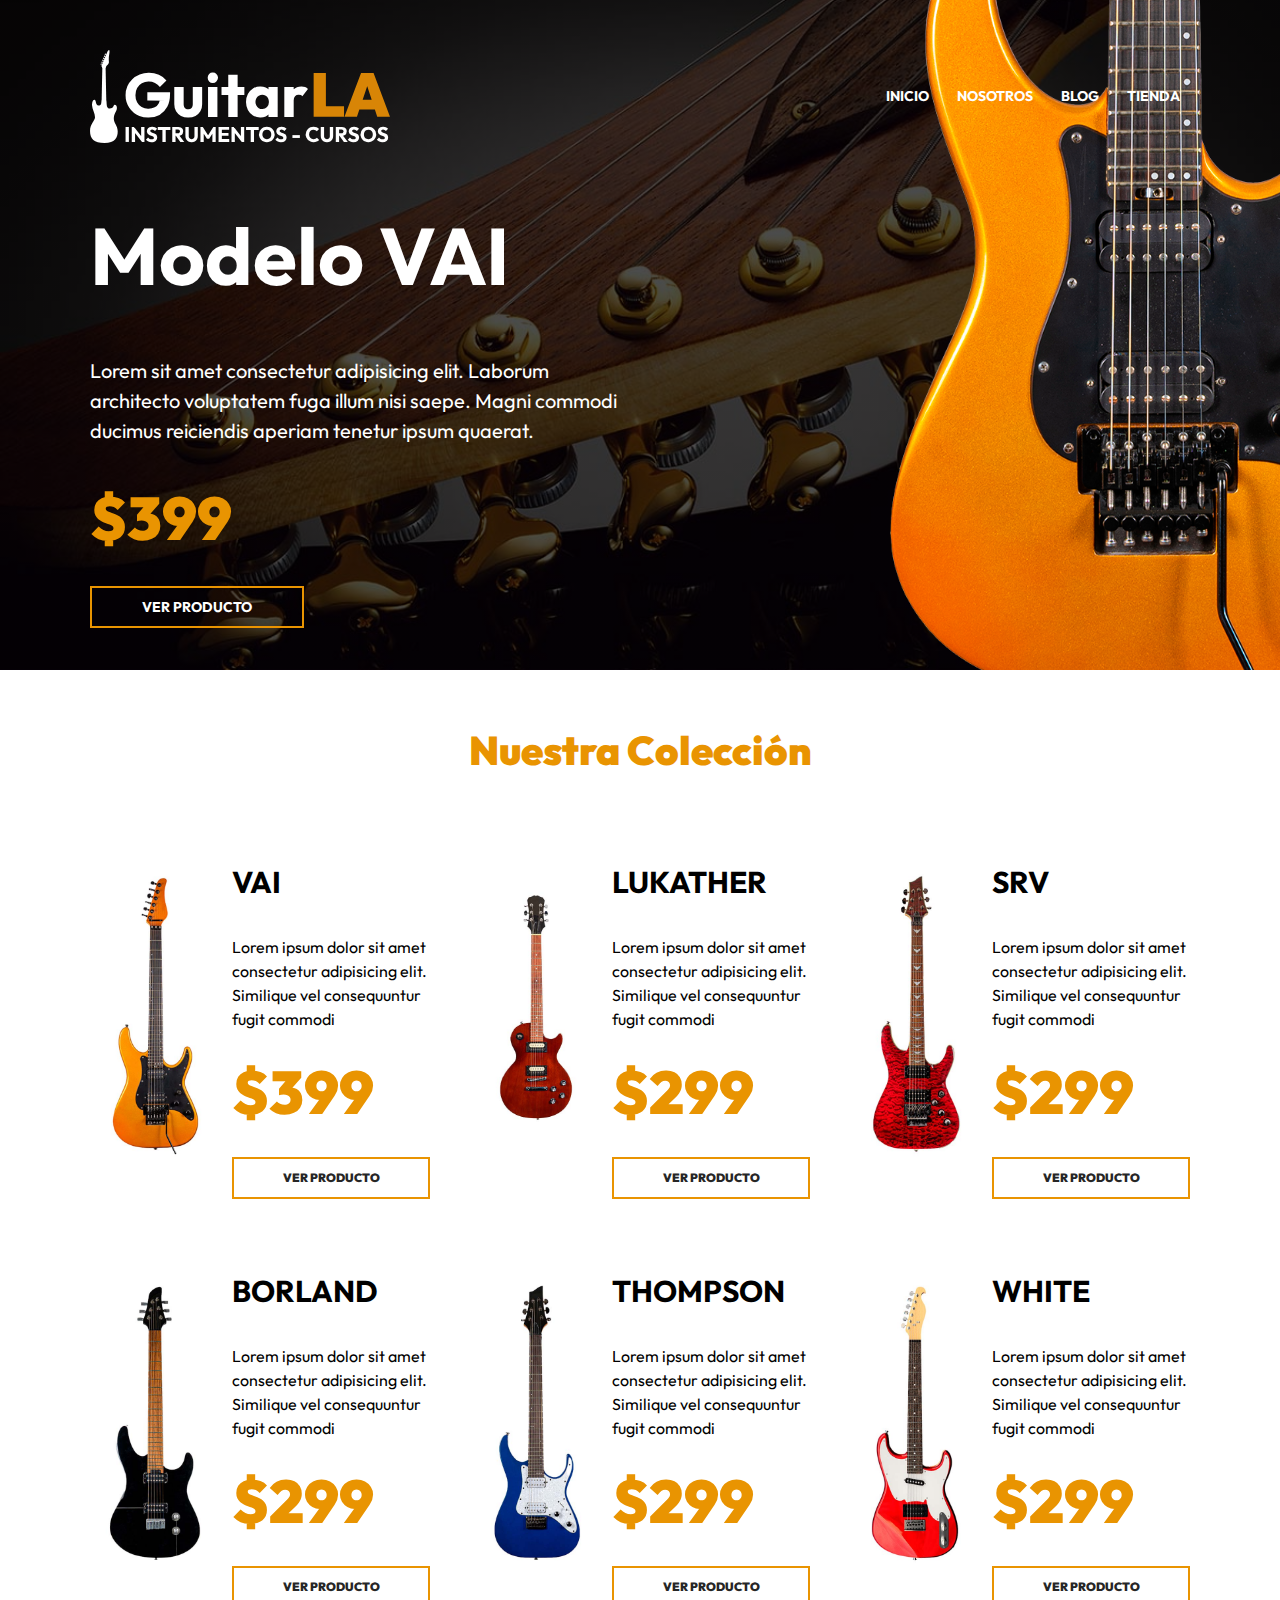
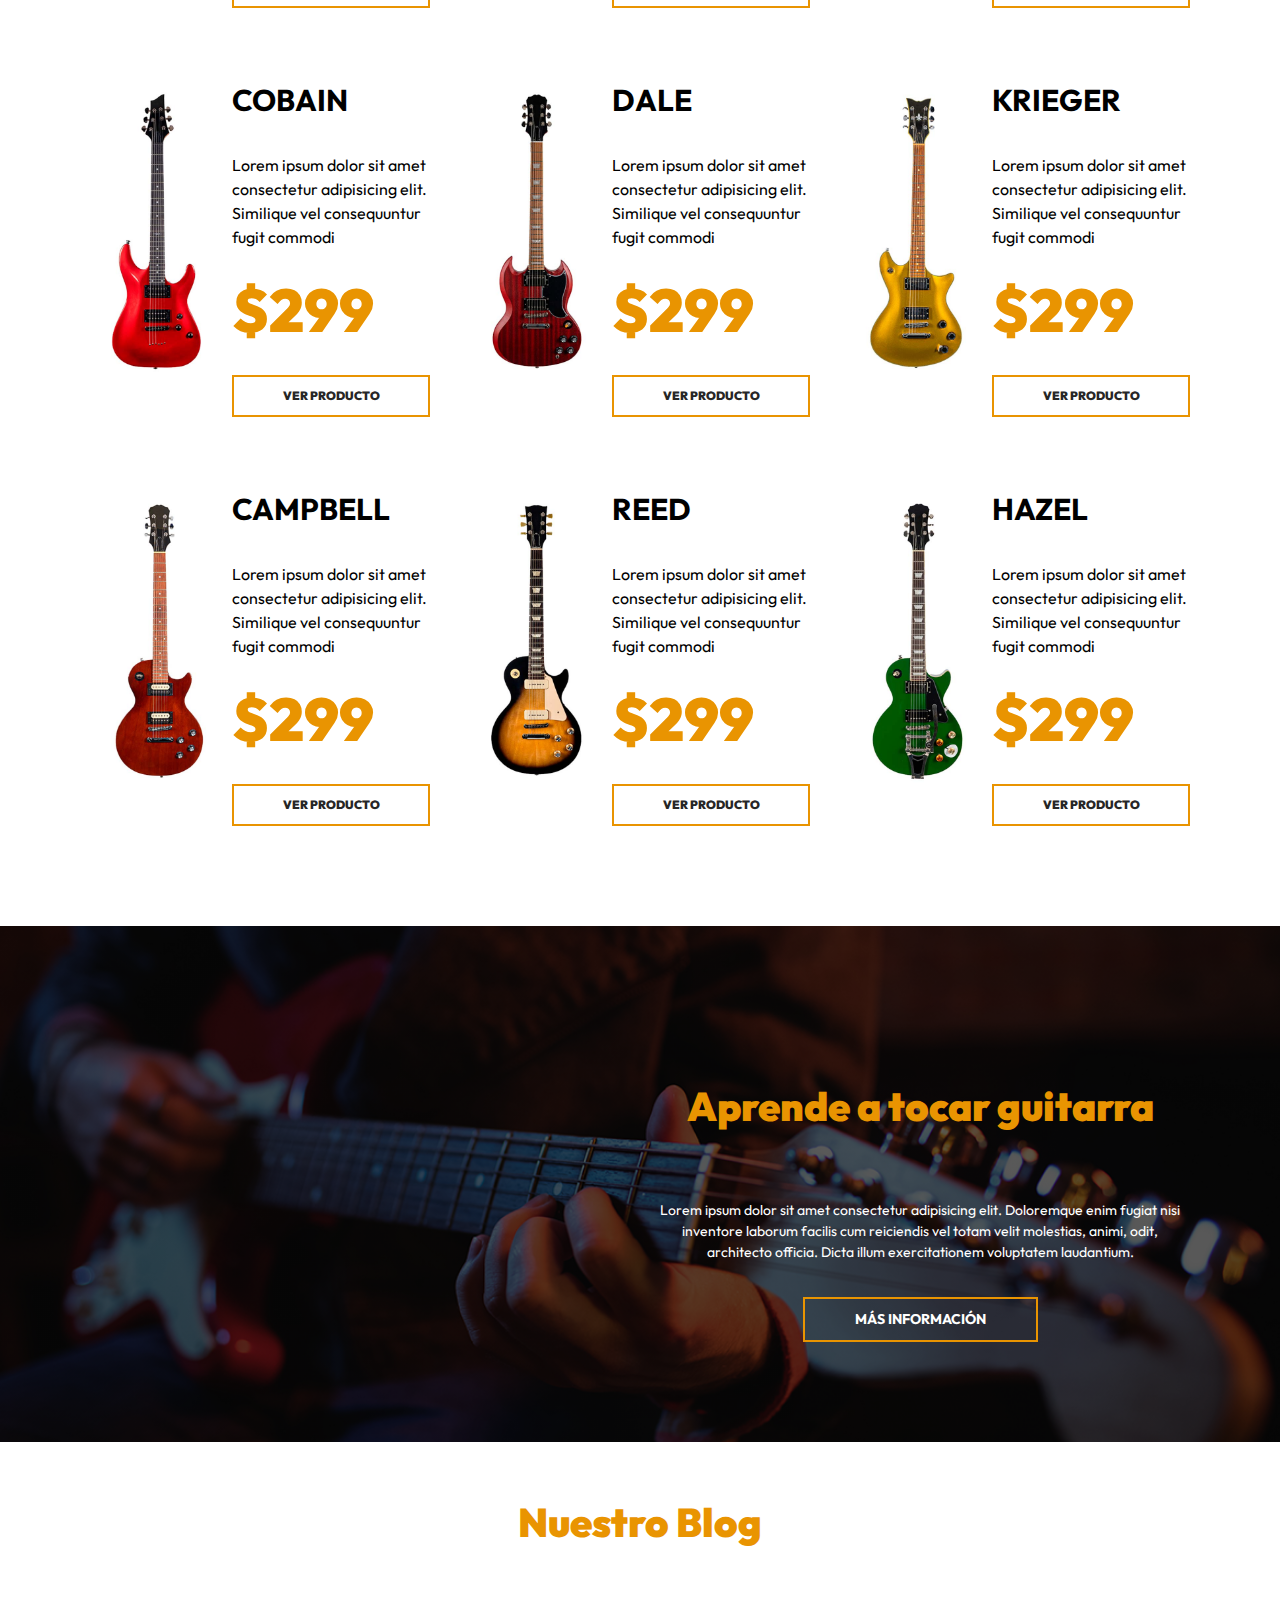
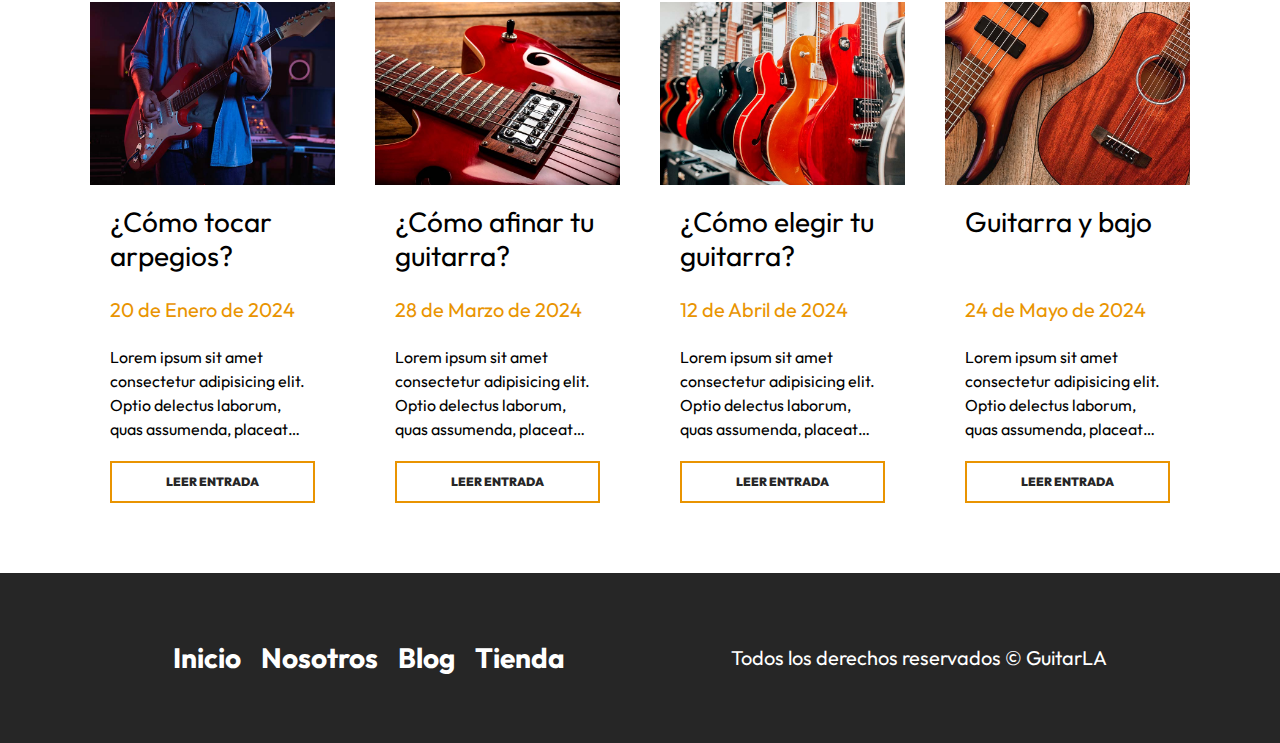
<file: index.html>
<!DOCTYPE html>
<html lang="es">
    <head>
        <meta charset="UTF-8">
        <meta http-equiv="X-UA-Compatible" content="IE=edge">
        <meta name="viewport" content="width=device-width, initial-scale=1.0">
        <title>GuitarLA</title>
        <link rel="stylesheet" href="css/normalize.css">
        <link rel="preconnect" href="https://fonts.googleapis.com">
        <link rel="preconnect" href="https://fonts.gstatic.com" crossorigin>
        <link href="https://fonts.googleapis.com/css2?family=Outfit:wght@400;700;900&display=swap" rel="stylesheet"> 
        <link rel="stylesheet" href="css/app.css">
    </head>
    <body>
        <header class="header">
            <div class="header__contenedor">
                <div class="header__barra">
                    <a href="/">
                        <img class="header__logo" src="assets/img/logo.svg" alt="imagen logo">
                    </a>
    
                    <nav class="navegacion">
                        <a class="navegacion__enlace" href="index.html">Inicio</a>
                        <a class="navegacion__enlace" href="nosotros.html">Nosotros</a>
                        <a class="navegacion__enlace" href="blog.html">Blog</a>
                        <a class="navegacion__enlace" href="tienda.html">Tienda</a>
                    </nav>
                </div><!--.header-barra-->
    
                <div class="modelo">
                    <h1 class="modelo__nombre">Modelo VAI</h1>
                    <p class="modelo__descripcion">
                        Lorem sit amet consectetur adipisicing elit. 
                        Laborum architecto voluptatem fuga illum nisi saepe.
                        Magni commodi ducimus reiciendis aperiam tenetur ipsum quaerat.
                    </p>
                    <p class="modelo__precio">$399</p>
                    <a class="modelo__enlace" href="producto.html">Ver Producto</a>
                </div>
            </div>
    
            <img class="header__guitarra" src="assets/img/header_guitarra.png" alt="imagen header guitarra">
        </header>

        <main class="productos productos__contenedor">
            <h2 class="productos__heading">Nuestra Colección</h2>
    
            <div class="productos__grid">
                    
                <div class="producto">
                    <img class="producto__imagen" src="assets/img/guitarra_04.jpg" alt="imagen guitarra">
    
                    <div class="producto__contenido">
                        <h3 class="producto__nombre">VAI</h3>
                        <p class="producto__descripcion">Lorem ipsum dolor sit amet consectetur adipisicing elit. Similique vel consequuntur fugit commodi</p>
                        <p class="producto__precio">$399</p>
                        <a class="producto__enlace" href="producto.html">Ver Producto</a>
                    </div>
                </div><!--./producto-->
    
                <div class="producto">
                    <img class="producto__imagen" src="assets/img/guitarra_01.jpg" alt="imagen guitarra">
    
                    <div class="producto__contenido">
                        <h3 class="producto__nombre">Lukather</h3>
                        <p class="producto__descripcion">Lorem ipsum dolor sit amet consectetur adipisicing elit. Similique vel consequuntur fugit commodi</p>
                        <p class="producto__precio">$299</p>
                        <a class="producto__enlace" href="producto.html">Ver Producto</a>
                    </div>
                </div><!--./producto-->
    
                <div class="producto">
                    <img class="producto__imagen" src="assets/img/guitarra_02.jpg" alt="imagen guitarra">
    
                    <div class="producto__contenido">
                        <h3 class="producto__nombre">SRV</h3>
                        <p class="producto__descripcion">Lorem ipsum dolor sit amet consectetur adipisicing elit. Similique vel consequuntur fugit commodi</p>
                        <p class="producto__precio">$299</p>
                        <a class="producto__enlace" href="producto.html">Ver Producto</a>
                    </div>
                </div><!--./producto-->
    
                <div class="producto">
                    <img class="producto__imagen" src="assets/img/guitarra_03.jpg" alt="imagen guitarra">
    
                    <div class="producto__contenido">
                        <h3 class="producto__nombre">Borland</h3>
                        <p class="producto__descripcion">Lorem ipsum dolor sit amet consectetur adipisicing elit. Similique vel consequuntur fugit commodi</p>
                        <p class="producto__precio">$299</p>
                        <a class="producto__enlace" href="producto.html">Ver Producto</a>
                    </div>
                </div><!--./producto-->
    
                <div class="producto">
                    <img class="producto__imagen" src="assets/img/guitarra_05.jpg" alt="imagen guitarra">
    
                    <div class="producto__contenido">
                        <h3 class="producto__nombre">Thompson</h3>
                        <p class="producto__descripcion">Lorem ipsum dolor sit amet consectetur adipisicing elit. Similique vel consequuntur fugit commodi</p>
                        <p class="producto__precio">$299</p>
                        <a class="producto__enlace" href="producto.html">Ver Producto</a>
                    </div>
                </div><!--./producto-->
    
                <div class="producto">
                    <img class="producto__imagen" src="assets/img/guitarra_06.jpg" alt="imagen guitarra">
    
                    <div class="producto__contenido">
                        <h3 class="producto__nombre">White</h3>
                        <p class="producto__descripcion">Lorem ipsum dolor sit amet consectetur adipisicing elit. Similique vel consequuntur fugit commodi</p>
                        <p class="producto__precio">$299</p>
                        <a class="producto__enlace" href="producto.html">Ver Producto</a>
                    </div>
                </div><!--./producto-->
    
                <div class="producto">
                    <img class="producto__imagen" src="assets/img/guitarra_07.jpg" alt="imagen guitarra">
    
                    <div class="producto__contenido">
                        <h3 class="producto__nombre">Cobain</h3>
                        <p class="producto__descripcion">Lorem ipsum dolor sit amet consectetur adipisicing elit. Similique vel consequuntur fugit commodi</p>
                        <p class="producto__precio">$299</p>
                        <a class="producto__enlace" href="producto.html">Ver Producto</a>
                    </div>
                </div><!--./producto-->
    
                <div class="producto">
                    <img class="producto__imagen" src="assets/img/guitarra_08.jpg" alt="imagen guitarra">
    
                    <div class="producto__contenido">
                        <h3 class="producto__nombre">Dale</h3>
                        <p class="producto__descripcion">Lorem ipsum dolor sit amet consectetur adipisicing elit. Similique vel consequuntur fugit commodi</p>
                        <p class="producto__precio">$299</p>
                        <a class="producto__enlace" href="producto.html">Ver Producto</a>
                    </div>
                </div><!--./producto-->
    
                <div class="producto">
                    <img class="producto__imagen" src="assets/img/guitarra_09.jpg" alt="imagen guitarra">
    
                    <div class="producto__contenido">
                        <h3 class="producto__nombre">Krieger</h3>
                        <p class="producto__descripcion">Lorem ipsum dolor sit amet consectetur adipisicing elit. Similique vel consequuntur fugit commodi</p>
                        <p class="producto__precio">$299</p>
                        <a class="producto__enlace" href="producto.html">Ver Producto</a>
                    </div>
                </div><!--./producto-->
    
                <div class="producto">
                    <img class="producto__imagen" src="assets/img/guitarra_10.jpg" alt="imagen guitarra">
    
                    <div class="producto__contenido">
                        <h3 class="producto__nombre">Campbell</h3>
                        <p class="producto__descripcion">Lorem ipsum dolor sit amet consectetur adipisicing elit. Similique vel consequuntur fugit commodi</p>
                        <p class="producto__precio">$299</p>
                        <a class="producto__enlace" href="producto.html">Ver Producto</a>
                    </div>
                </div><!--./producto-->
    
                <div class="producto">
                    <img class="producto__imagen" src="assets/img/guitarra_11.jpg" alt="imagen guitarra">
    
                    <div class="producto__contenido">
                        <h3 class="producto__nombre">Reed</h3>
                        <p class="producto__descripcion">Lorem ipsum dolor sit amet consectetur adipisicing elit. Similique vel consequuntur fugit commodi</p>
                        <p class="producto__precio">$299</p>
                        <a class="producto__enlace" href="producto.html">Ver Producto</a>
                    </div>
                </div><!--./producto-->
    
                <div class="producto">
                    <img class="producto__imagen" src="assets/img/guitarra_12.jpg" alt="imagen guitarra">
    
                    <div class="producto__contenido">
                        <h3 class="producto__nombre">Hazel</h3>
                        <p class="producto__descripcion">Lorem ipsum dolor sit amet consectetur adipisicing elit. Similique vel consequuntur fugit commodi</p>
                        <p class="producto__precio">$299</p>
                        <a class="producto__enlace" href="producto.html">Ver Producto</a>
                    </div>
                </div><!--./producto-->
    
            </div><!--./productos__grid-->
        </main>

        <section class="cursos">
            <div class="cursos__contenedor cursos__grid">
                <div class="cursos__contenido">
                    <h2 class="cursos__heading">Aprende a tocar guitarra</h2>
                    <p class="cursos__texto">Lorem ipsum dolor sit amet consectetur adipisicing elit. Doloremque enim fugiat nisi inventore laborum facilis cum reiciendis vel totam velit molestias, animi, odit, architecto officia. Dicta illum exercitationem voluptatem laudantium.</p>
                    <a class="cursos__enlace" href="#">Más información</a>
                </div>
            </div>
        </section>

        <section class="blog">
            <h2 class="blog__heading">Nuestro Blog</h2>
            <div class="blog__contenedor blog__grid">
                <article class="entrada">
                    <img class="entrada__imagen" src="assets/img/blog_1.jpg" alt="imagen blog">
    
                    <div class="entrada__contenido">
                        <h3 class="entrada__titulo">¿Cómo tocar arpegios?</h3>
                        <p class="entrada__fecha">20 de Enero de 2024</p>
                        <p class="entrada__texto">Lorem ipsum  sit amet consectetur adipisicing elit. Optio delectus laborum, quas assumenda, placeat quo, aliquam labore incidunt alias molestiae maxime quaerat distinctio numquam quam voluptatum. Beatae, molestiae vitae?</p>
    
                        <a class="entrada__enlace" href="entrada.html">Leer Entrada</a>
                    </div>
                </article>
    
                <article class="entrada">
                    <img class="entrada__imagen" src="assets/img/blog_2.jpg" alt="imagen blog">
    
                    <div class="entrada__contenido">
                        <h3 class="entrada__titulo">¿Cómo afinar tu guitarra?</h3>
                        <p class="entrada__fecha">28 de Marzo de 2024</p>
                        <p class="entrada__texto">Lorem ipsum  sit amet consectetur adipisicing elit. Optio delectus laborum, quas assumenda, placeat quo, aliquam labore incidunt alias molestiae maxime quaerat distinctio numquam quam voluptatum. Beatae, molestiae vitae?</p>
    
                        <a class="entrada__enlace" href="entrada.html">Leer Entrada</a>
                    </div>
                </article>
    
                <article class="entrada">
                    <img class="entrada__imagen" src="assets/img/blog_3.jpg" alt="imagen blog">
    
                    <div class="entrada__contenido">
                        <h3 class="entrada__titulo">¿Cómo elegir tu guitarra?</h3>
                        <p class="entrada__fecha">12 de Abril de 2024</p>
                        <p class="entrada__texto">Lorem ipsum  sit amet consectetur adipisicing elit. Optio delectus laborum, quas assumenda, placeat quo, aliquam labore incidunt alias molestiae maxime quaerat distinctio numquam quam voluptatum. Beatae, molestiae vitae?</p>
    
                        <a class="entrada__enlace" href="entrada.html">Leer Entrada</a>
                    </div>
                </article>
    
                <article class="entrada">
                    <img class="entrada__imagen" src="assets/img/blog_4.jpg" alt="imagen blog">
    
                    <div class="entrada__contenido">
                        <h3 class="entrada__titulo">Guitarra y bajo</h3>
                        <p class="entrada__fecha">24 de Mayo de 2024</p>
                        <p class="entrada__texto">Lorem ipsum  sit amet consectetur adipisicing elit. Optio delectus laborum, quas assumenda, placeat quo, aliquam labore incidunt alias molestiae maxime quaerat distinctio numquam quam voluptatum. Beatae, molestiae vitae?</p>
    
                        <a class="entrada__enlace" href="entrada.html">Leer Entrada</a>
                    </div>
                </article>
            </div>
        </section>

        <footer class="footer">
            <div class="footer__contenedor footer__contenido">
                <nav class="footer__nav">
                    <a class="footer__enlace" href="index.html">Inicio</a>
                    <a class="footer__enlace" href="nosotros.html">Nosotros</a>
                    <a class="footer__enlace" href="blog.html">Blog</a>
                    <a class="footer__enlace" href="tienda.html">Tienda</a>
                </nav>
    
                <p class="footer__copyright">Todos los derechos reservados <span class="footer__copyright--marca"> &copy; GuitarLA </span></p>
            </div>
        </footer>
    
    </body>
</html>
</file>
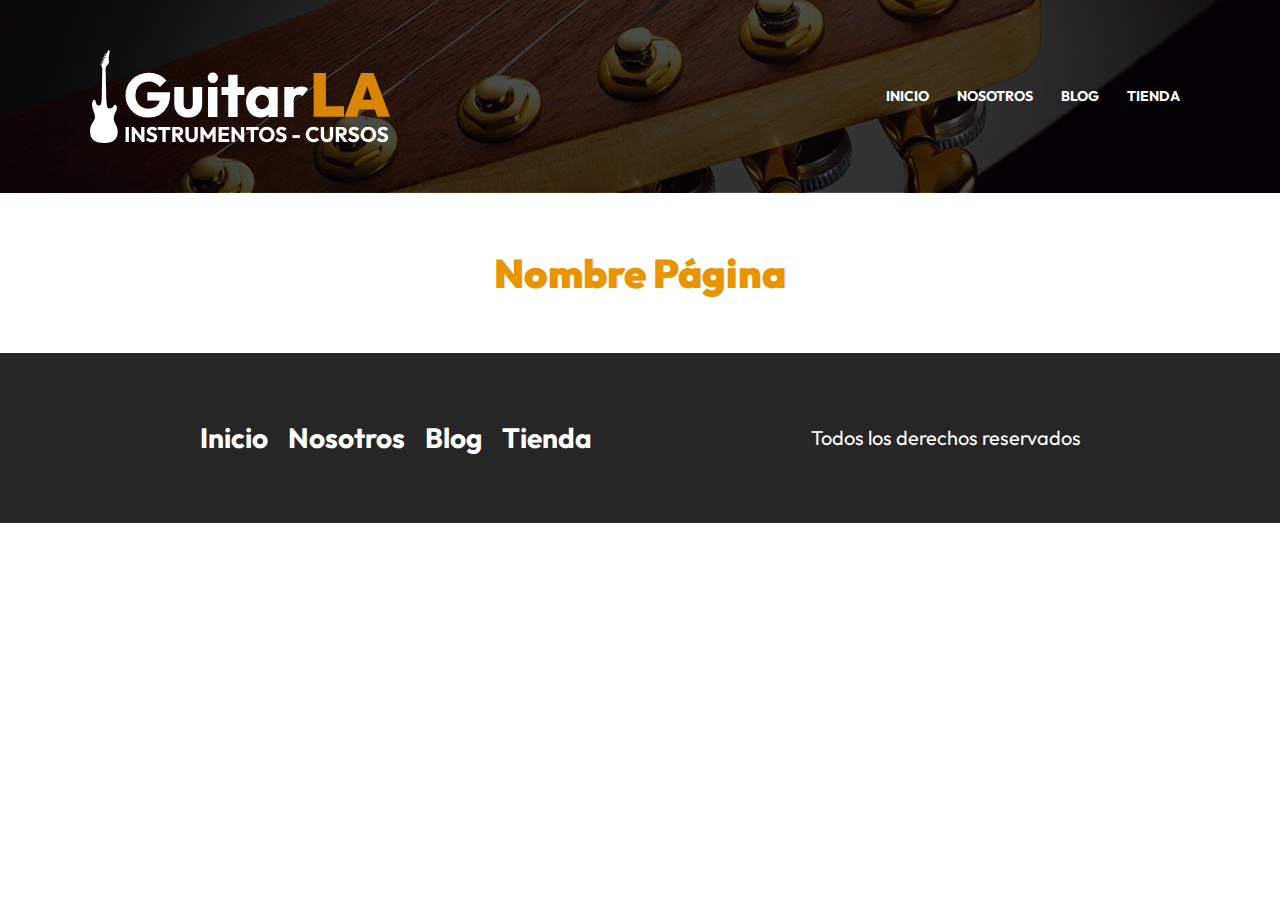
<file: base.html>
<!DOCTYPE html>
<html lang="en">
<head>
    <meta charset="UTF-8">
    <meta http-equiv="X-UA-Compatible" content="IE=edge">
    <meta name="viewport" content="width=device-width, initial-scale=1.0">
    <title>GuitarLA: Nombre Página</title>
    <link rel="stylesheet" href="css/normalize.css">
    <link rel="preconnect" href="https://fonts.googleapis.com">
    <link rel="preconnect" href="https://fonts.gstatic.com" crossorigin>
    <link href="https://fonts.googleapis.com/css2?family=Outfit:wght@400;700;900&display=swap" rel="stylesheet"> 
    <link rel="stylesheet" href="css/app.css">
</head>
<body>

    <header class="header">
        <div class="header__contenedor">
            <div class="header__barra">
                <a href="/">
                    <img class="header__logo" src="assets/img/logo.svg" alt="imagen logo">
                </a>

                <nav class="navegacion">
                    <a class="navegacion__enlace" href="index.html">Inicio</a>
                    <a class="navegacion__enlace" href="nosotros.html">Nosotros</a>
                    <a class="navegacion__enlace" href="blog.html">Blog</a>
                    <a class="navegacion__enlace" href="tienda.html">Tienda</a>
                </nav>
            </div><!--.header-barra-->
        </div>
    </header>


    <main class="contenedor">
        <h2 class="heading">Nombre Página</h2>
    </main>

    <footer class="footer">
        <div class="footer__contenedor footer__contenido">
            <nav class="footer__nav">
                <a class="footer__enlace" href="index.html">Inicio</a>
                <a class="footer__enlace" href="nosotros.html">Nosotros</a>
                <a class="footer__enlace" href="blog.html">Blog</a>
                <a class="footer__enlace" href="tienda.html">Tienda</a>
            </nav>
            <p class="footer__copyright">Todos los derechos reservados</p>
        </div>
    </footer>

</body>
</html>
</file>
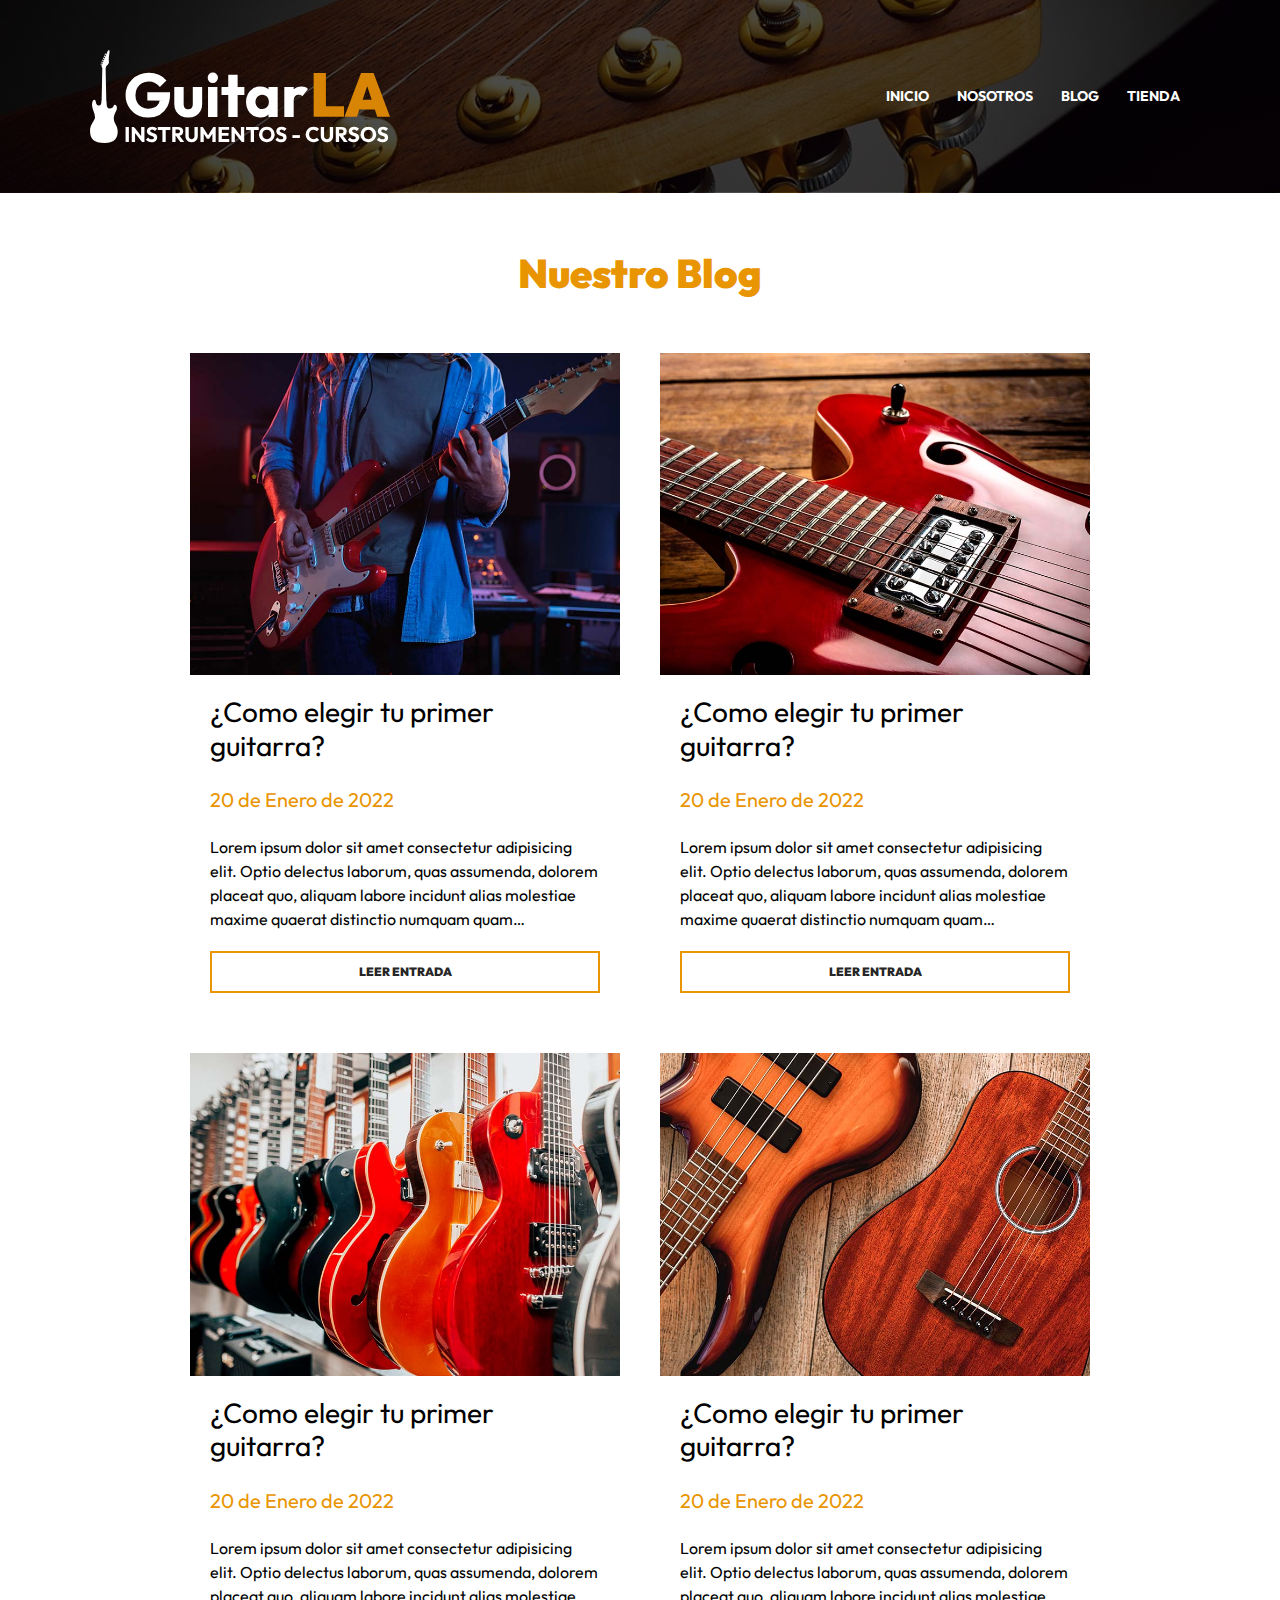
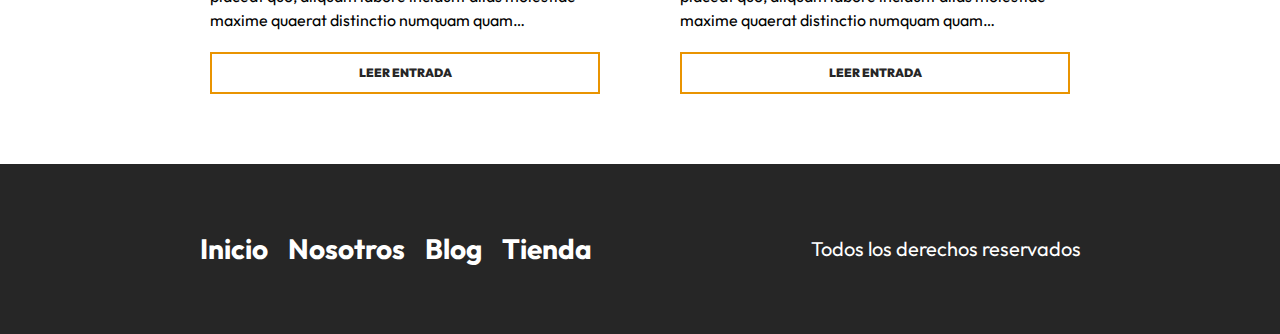
<file: blog.html>
<!DOCTYPE html>
<html lang="en">
<head>
    <meta charset="UTF-8">
    <meta http-equiv="X-UA-Compatible" content="IE=edge">
    <meta name="viewport" content="width=device-width, initial-scale=1.0">
    <title>GuitarLA: Nuestro Blog</title>
    <link rel="stylesheet" href="css/normalize.css">
    <link rel="preconnect" href="https://fonts.googleapis.com">
    <link rel="preconnect" href="https://fonts.gstatic.com" crossorigin>
    <link href="https://fonts.googleapis.com/css2?family=Outfit:wght@400;700;900&display=swap" rel="stylesheet"> 
    <link rel="stylesheet" href="css/app.css">
</head>
<body>

    <header class="header">
        <div class="header__contenedor">
            <div class="header__barra header__barra--tablet">
                <a href="/">
                    <img class="header__logo" src="assets/img/logo.svg" alt="imagen logo">
                </a>

                <nav class="navegacion">
                    <a class="navegacion__enlace" href="index.html">Inicio</a>
                    <a class="navegacion__enlace" href="nosotros.html">Nosotros</a>
                    <a class="navegacion__enlace" href="blog.html">Blog</a>
                    <a class="navegacion__enlace" href="tienda.html">Tienda</a>
                </nav>
            </div><!--.header-barra-->
        </div>
    </header>


    <main class="contenedor">
        <h2 class="heading">Nuestro Blog</h2>

        <div class="blog__contenedor-custom blog__grid blog__grid--pagina">
            <article class="entrada">
                <img class="entrada__imagen" src="assets/img/blog_1.jpg" alt="imagen blog">

                <div class="entrada__contenido">
                    <h3 class="entrada__titulo">¿Como elegir tu primer guitarra?</h3>
                    <p class="entrada__fecha">20 de Enero de 2022</p>
                    <p class="entrada__texto">Lorem ipsum dolor sit amet consectetur adipisicing elit. Optio delectus laborum, quas assumenda, dolorem placeat quo, aliquam labore incidunt alias molestiae maxime quaerat distinctio numquam quam voluptatum. Beatae, molestiae vitae?</p>

                    <a class="entrada__enlace" href="entrada.html">Leer Entrada</a>
                </div>
            </article>

            <article class="entrada">
                <img class="entrada__imagen" src="assets/img/blog_2.jpg" alt="imagen blog">

                <div class="entrada__contenido">
                    <h3 class="entrada__titulo">¿Como elegir tu primer guitarra?</h3>
                    <p class="entrada__fecha">20 de Enero de 2022</p>
                    <p class="entrada__texto">Lorem ipsum dolor sit amet consectetur adipisicing elit. Optio delectus laborum, quas assumenda, dolorem placeat quo, aliquam labore incidunt alias molestiae maxime quaerat distinctio numquam quam voluptatum. Beatae, molestiae vitae?</p>

                    <a class="entrada__enlace" href="entrada.html">Leer Entrada</a>
                </div>
            </article>

            <article class="entrada">
                <img class="entrada__imagen" src="assets/img/blog_3.jpg" alt="imagen blog">

                <div class="entrada__contenido">
                    <h3 class="entrada__titulo">¿Como elegir tu primer guitarra?</h3>
                    <p class="entrada__fecha">20 de Enero de 2022</p>
                    <p class="entrada__texto">Lorem ipsum dolor sit amet consectetur adipisicing elit. Optio delectus laborum, quas assumenda, dolorem placeat quo, aliquam labore incidunt alias molestiae maxime quaerat distinctio numquam quam voluptatum. Beatae, molestiae vitae?</p>

                    <a class="entrada__enlace" href="assets/entrada.html">Leer Entrada</a>
                </div>
            </article>

            <article class="entrada">
                <img class="entrada__imagen" src="assets/img/blog_4.jpg" alt="imagen blog">

                <div class="entrada__contenido">
                    <h3 class="entrada__titulo">¿Como elegir tu primer guitarra?</h3>
                    <p class="entrada__fecha">20 de Enero de 2022</p>
                    <p class="entrada__texto">Lorem ipsum dolor sit amet consectetur adipisicing elit. Optio delectus laborum, quas assumenda, dolorem placeat quo, aliquam labore incidunt alias molestiae maxime quaerat distinctio numquam quam voluptatum. Beatae, molestiae vitae?</p>

                    <a class="entrada__enlace" href="entrada.html">Leer Entrada</a>
                </div>
            </article>
        </div>
    </main>

    <footer class="footer">
        <div class="footer__contenedor footer__contenido">
            <nav class="footer__nav">
                <a class="footer__enlace" href="index.html">Inicio</a>
                <a class="footer__enlace" href="nosotros.html">Nosotros</a>
                <a class="footer__enlace" href="blog.html">Blog</a>
                <a class="footer__enlace" href="tienda.html">Tienda</a>
            </nav>
            <p class="footer__copyright">Todos los derechos reservados</p>
        </div>
    </footer>

</body>
</html>
</file>
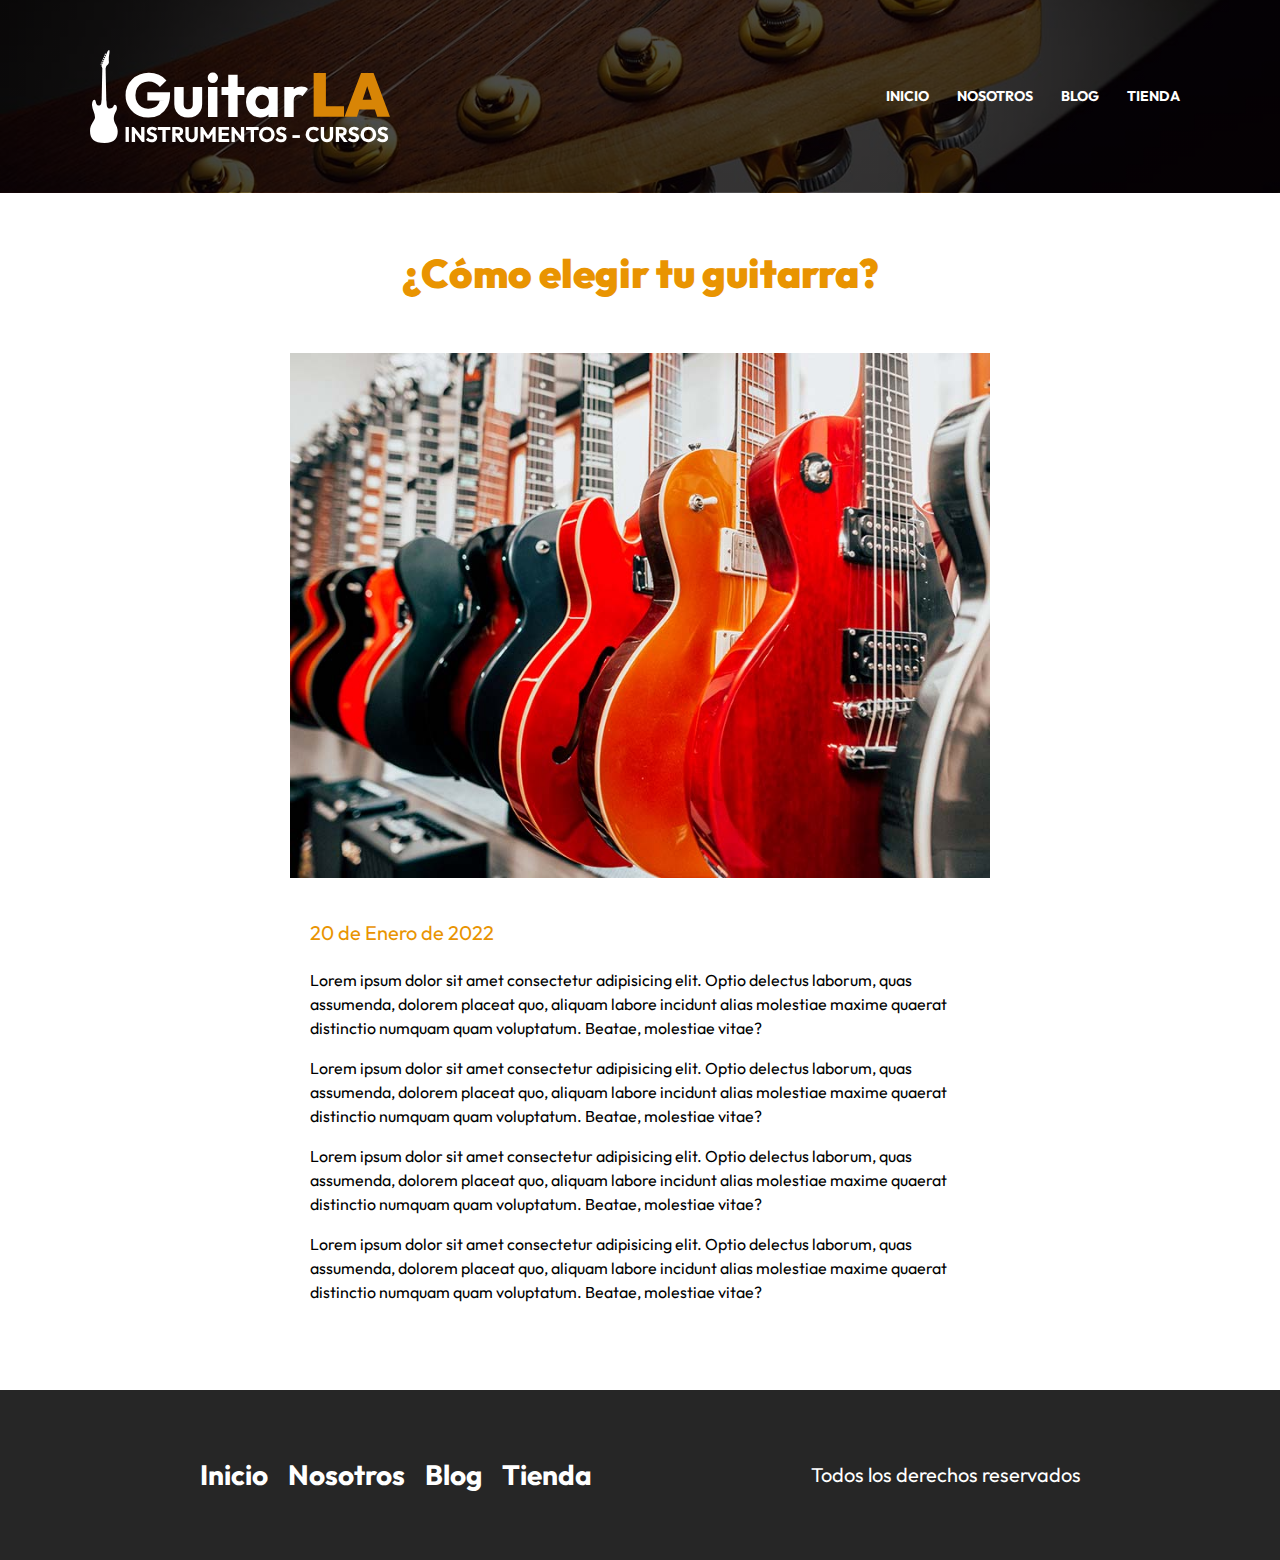
<file: entrada.html>
<!DOCTYPE html>
<html lang="en">
<head>
    <meta charset="UTF-8">
    <meta http-equiv="X-UA-Compatible" content="IE=edge">
    <meta name="viewport" content="width=device-width, initial-scale=1.0">
    <title>GuitarLA: Cómo elegir tu primer guitarra</title>
    <link rel="stylesheet" href="css/normalize.css">
    <link rel="preconnect" href="https://fonts.googleapis.com">
    <link rel="preconnect" href="https://fonts.gstatic.com" crossorigin>
    <link href="https://fonts.googleapis.com/css2?family=Outfit:wght@400;700;900&display=swap" rel="stylesheet"> 
    <link rel="stylesheet" href="css/app.css">
</head>
<body>

    <header class="header">
        <div class="header__contenedor">
            <div class="header__barra header__barra--tablet">
                <a href="/">
                    <img class="header__logo" src="assets/img/logo.svg" alt="imagen logo">
                </a>

                <nav class="navegacion">
                    <a class="navegacion__enlace" href="index.html">Inicio</a>
                    <a class="navegacion__enlace" href="nosotros.html">Nosotros</a>
                    <a class="navegacion__enlace" href="blog.html">Blog</a>
                    <a class="navegacion__enlace" href="tienda.html">Tienda</a>
                </nav>
            </div><!--.header-barra-->
        </div>
    </header>


    <main class="contenedor">
        <h2 class="heading">¿Cómo elegir tu guitarra?</h2>

        <article class="entrada">
            <img class="entrada__imagen" src="assets/img/blog_3.jpg" alt="imagen blog">

            <div class="entrada__contenido">
                <p class="entrada__fecha">20 de Enero de 2022</p>

                <p class="entrada__texto">Lorem ipsum dolor sit amet consectetur adipisicing elit. Optio delectus laborum, quas assumenda, dolorem placeat quo, aliquam labore incidunt alias molestiae maxime quaerat distinctio numquam quam voluptatum. Beatae, molestiae vitae?</p>
                <p class="entrada__texto">Lorem ipsum dolor sit amet consectetur adipisicing elit. Optio delectus laborum, quas assumenda, dolorem placeat quo, aliquam labore incidunt alias molestiae maxime quaerat distinctio numquam quam voluptatum. Beatae, molestiae vitae?</p>
                <p class="entrada__texto">Lorem ipsum dolor sit amet consectetur adipisicing elit. Optio delectus laborum, quas assumenda, dolorem placeat quo, aliquam labore incidunt alias molestiae maxime quaerat distinctio numquam quam voluptatum. Beatae, molestiae vitae?</p>
                <p class="entrada__texto">Lorem ipsum dolor sit amet consectetur adipisicing elit. Optio delectus laborum, quas assumenda, dolorem placeat quo, aliquam labore incidunt alias molestiae maxime quaerat distinctio numquam quam voluptatum. Beatae, molestiae vitae?</p>

            </div>
        </article>
    </main>

    <footer class="footer">
        <div class="footer__contenedor footer__contenido">
            <nav class="footer__nav">
                <a class="footer__enlace" href="index.html">Inicio</a>
                <a class="footer__enlace" href="nosotros.html">Nosotros</a>
                <a class="footer__enlace" href="blog.html">Blog</a>
                <a class="footer__enlace" href="tienda.html">Tienda</a>
            </nav>
            <p class="footer__copyright">Todos los derechos reservados</p>
        </div>
    </footer>

</body>
</html>
</file>
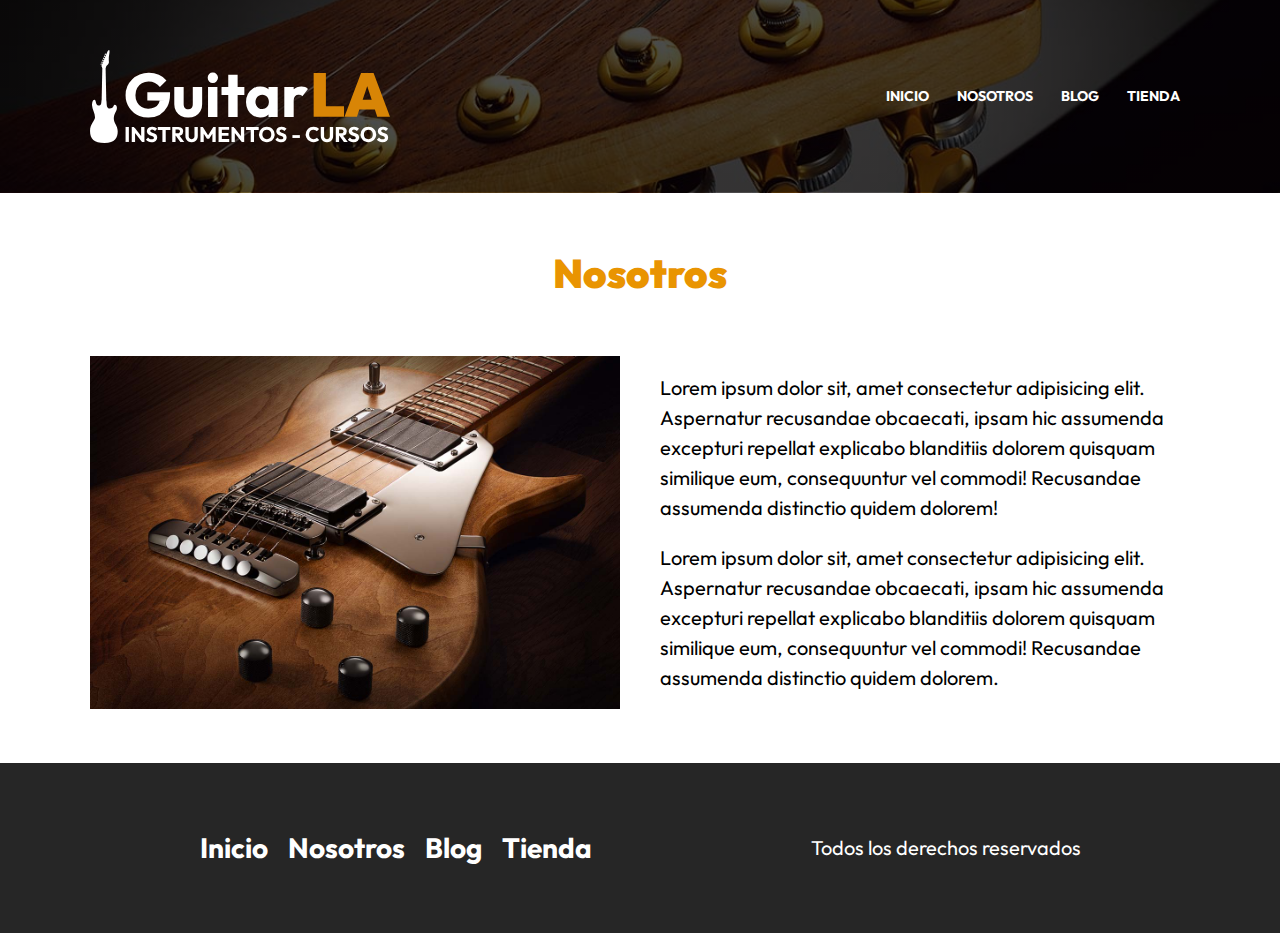
<file: nosotros.html>
<!DOCTYPE html>
<html lang="en">
<head>
    <meta charset="UTF-8">
    <meta http-equiv="X-UA-Compatible" content="IE=edge">
    <meta name="viewport" content="width=device-width, initial-scale=1.0">
    <title>GuitarLA: Nosotros</title>
    <link rel="stylesheet" href="css/normalize.css">
    <link rel="preconnect" href="https://fonts.googleapis.com">
    <link rel="preconnect" href="https://fonts.gstatic.com" crossorigin>
    <link href="https://fonts.googleapis.com/css2?family=Outfit:wght@400;700;900&display=swap" rel="stylesheet"> 
    <link rel="stylesheet" href="css/app.css">
</head>
    <body>

        <header class="header">
            <div class="header__contenedor">
                <div class="header__barra header__barra--tablet">
                    <a href="/">
                        <img class="header__logo" src="assets/img/logo.svg" alt="imagen logo">
                    </a>

                    <nav class="navegacion">
                        <a class="navegacion__enlace" href="index.html">Inicio</a>
                        <a class="navegacion__enlace" href="nosotros.html">Nosotros</a>
                        <a class="navegacion__enlace" href="blog.html">Blog</a>
                        <a class="navegacion__enlace" href="tienda.html">Tienda</a>
                    </nav>
                </div><!--.header-barra-->
            </div>
        </header>


        <main class="nosotros nosotros__contenedor">
            <h2 class="nosotros__heading">Nosotros</h2>

            <div class="nosotros__grid">
                <img src="assets/img/nosotros.jpg" alt="imagen nosotros">

                <div class="nosotros__contenido">
                    <p>Lorem ipsum dolor sit, amet consectetur adipisicing elit. Aspernatur recusandae obcaecati, ipsam hic assumenda excepturi repellat explicabo blanditiis dolorem quisquam similique eum, consequuntur vel commodi! Recusandae assumenda distinctio quidem dolorem!</p>
                    
                    <p>Lorem ipsum dolor sit, amet consectetur adipisicing elit. Aspernatur recusandae obcaecati, ipsam hic assumenda excepturi repellat explicabo blanditiis dolorem quisquam similique eum, consequuntur vel commodi! Recusandae assumenda distinctio quidem dolorem.</p>
                </div>
            </div>
        </main>

        <footer class="footer">
            <div class="footer__contenedor footer__contenido">
                <nav class="footer__nav">
                    <a class="footer__enlace" href="index.html">Inicio</a>
                    <a class="footer__enlace" href="nosotros.html">Nosotros</a>
                    <a class="footer__enlace" href="blog.html">Blog</a>
                    <a class="footer__enlace" href="tienda.html">Tienda</a>
                </nav>
                <p class="footer__copyright">Todos los derechos reservados</p>
            </div>
        </footer>

    </body>
</html>
</file>
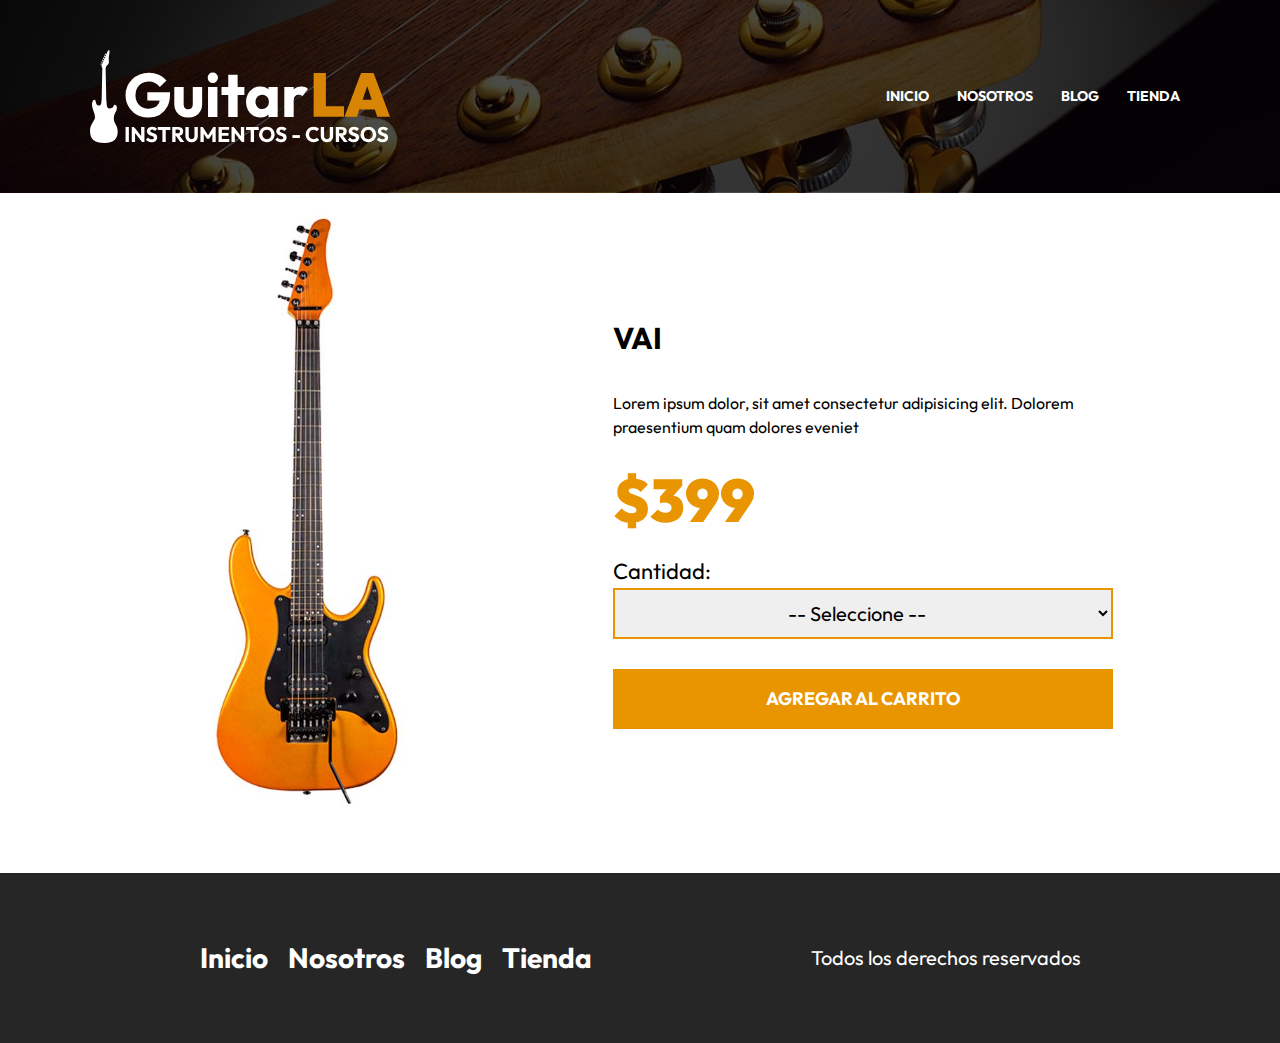
<file: producto.html>
<!DOCTYPE html>
<html lang="en">
<head>
    <meta charset="UTF-8">
    <meta http-equiv="X-UA-Compatible" content="IE=edge">
    <meta name="viewport" content="width=device-width, initial-scale=1.0">
    <title>GuitarLA: Nombre Página</title>
    <link rel="stylesheet" href="css/normalize.css">
    <link rel="preconnect" href="https://fonts.googleapis.com">
    <link rel="preconnect" href="https://fonts.gstatic.com" crossorigin>
    <link href="https://fonts.googleapis.com/css2?family=Outfit:wght@400;700;900&display=swap" rel="stylesheet"> 
    <link rel="stylesheet" href="css/app.css">
</head>
<body>

    <header class="header">
        <div class="header__contenedor">
            <div class="header__barra header__barra--tablet">
                <a href="/">
                    <img class="header__logo" src="assets/img/logo.svg" alt="imagen logo">
                </a>

                <nav class="navegacion">
                    <a class="navegacion__enlace" href="index.html">Inicio</a>
                    <a class="navegacion__enlace" href="nosotros.html">Nosotros</a>
                    <a class="navegacion__enlace" href="blog.html">Blog</a>
                    <a class="navegacion__enlace" href="tienda.html">Tienda</a>
                </nav>
            </div><!--.header-barra-->
        </div>
    </header>


    <main class="contenedor">
        <div class="producto--pagina">
            <img class="producto__imagen--pagina" src="assets/img/guitarra_04.jpg" alt="imagen guitarra">

            <div class="producto__contenido">
                <h3 class="producto__nombre">Vai</h3>
                <p class="producto__descripcion">Lorem ipsum dolor, sit amet consectetur adipisicing elit. Dolorem praesentium quam dolores eveniet</p>
                <p class="producto__precio">$399</p>

                <form class="producto__formulario">
                    <label class="producto__label">Cantidad:</label>
                    <select class="producto__cantidad">
                        <option value="">-- Seleccione --</option>
                        <option value="1">1</option>
                        <option value="2">2</option>
                        <option value="3">3</option>
                        <option value="4">4</option>
                        <option value="5">5</option>
                        <option value="6">6</option>
                        <option value="7">7</option>
                        <option value="8">8</option>
                        <option value="9">9</option>
                        <option value="10">10</option>
                    </select>

                    <input
                        type="submit"
                        class="producto__agregar-carrito"
                        value="Agregar al Carrito"
                    >
                </form>
            </div>
        </div><!--./producto-->
    </main>

    <footer class="footer">
        <div class="footer__contenedor footer__contenido">
            <nav class="footer__nav">
                <a class="footer__enlace" href="index.html">Inicio</a>
                <a class="footer__enlace" href="nosotros.html">Nosotros</a>
                <a class="footer__enlace" href="blog.html">Blog</a>
                <a class="footer__enlace" href="tienda.html">Tienda</a>
            </nav>
            <p class="footer__copyright">Todos los derechos reservados</p>
        </div>
    </footer>

</body>
</html>
</file>
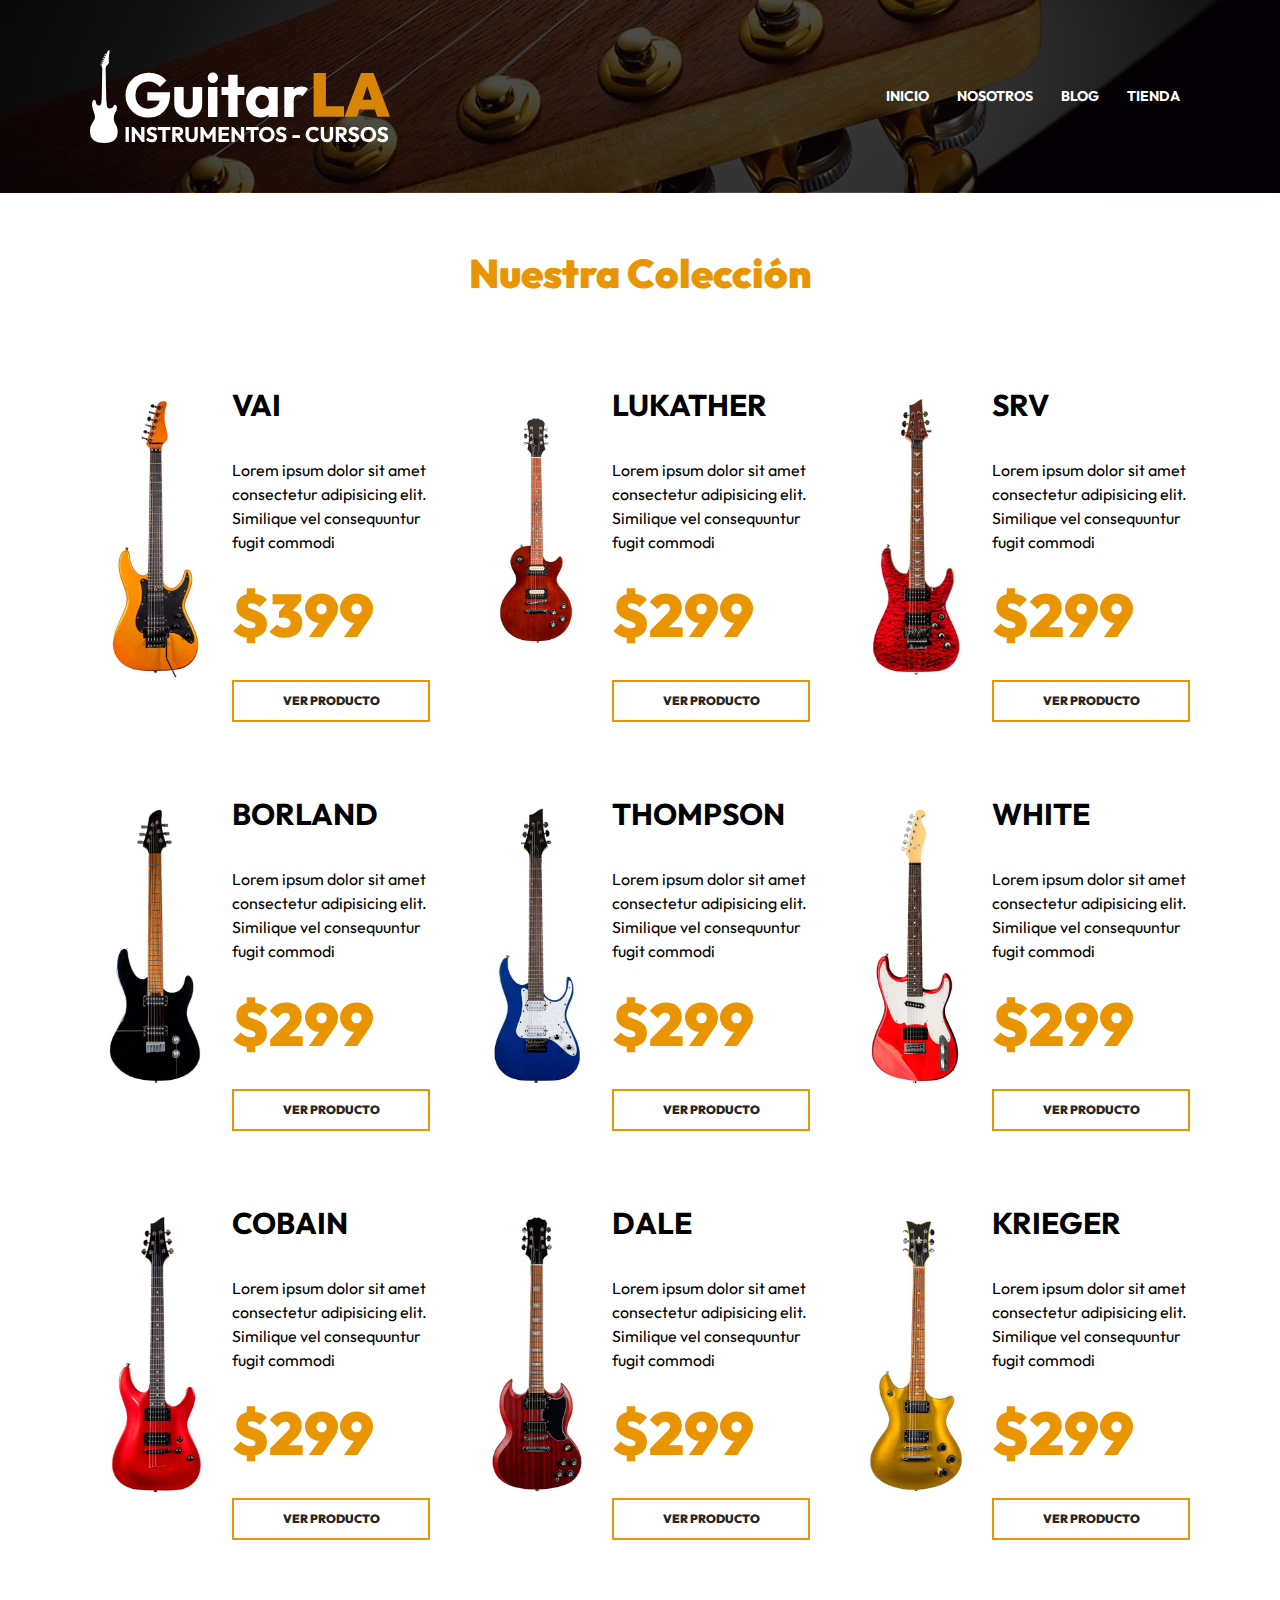
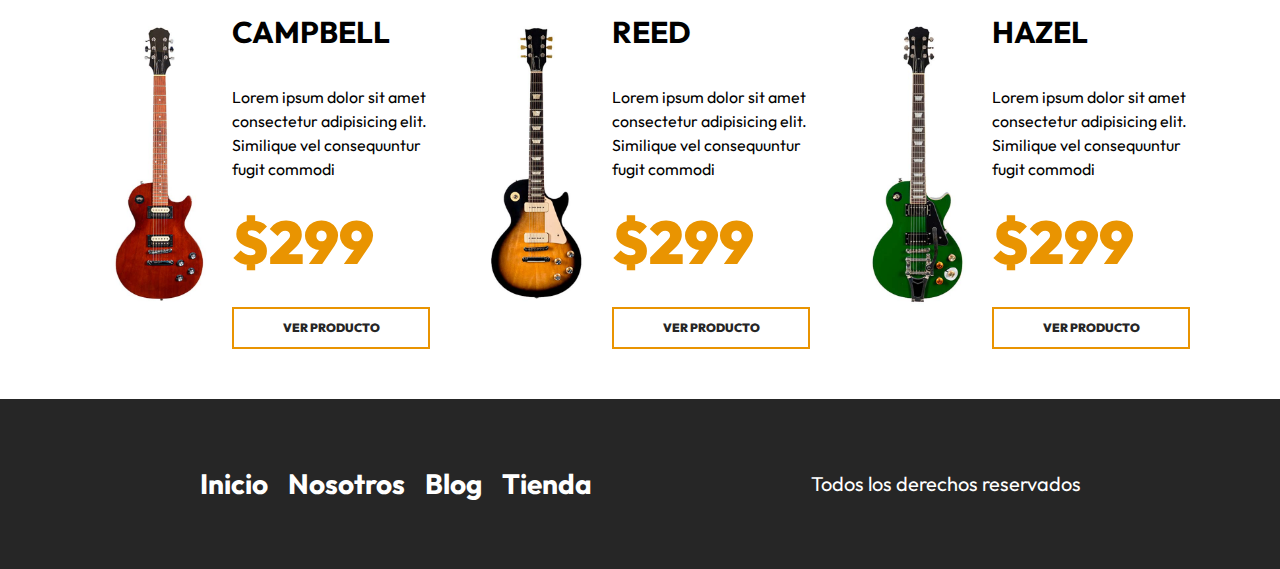
<file: tienda.html>
<!DOCTYPE html>
<html lang="en">
<head>
    <meta charset="UTF-8">
    <meta http-equiv="X-UA-Compatible" content="IE=edge">
    <meta name="viewport" content="width=device-width, initial-scale=1.0">
    <title>GuitarLA: Nuestros Productos</title>
    <link rel="stylesheet" href="css/normalize.css">
    <link rel="preconnect" href="https://fonts.googleapis.com">
    <link rel="preconnect" href="https://fonts.gstatic.com" crossorigin>
    <link href="https://fonts.googleapis.com/css2?family=Outfit:wght@400;700;900&display=swap" rel="stylesheet"> 
    <link rel="stylesheet" href="css/app.css">
</head>
<body>

    <header class="header">
        <div class="header__contenedor">
            <div class="header__barra header__barra--tablet">
                <a href="/">
                    <img class="header__logo" src="assets/img/logo.svg" alt="imagen logo">
                </a>

                <nav class="navegacion">
                    <a class="navegacion__enlace" href="index.html">Inicio</a>
                    <a class="navegacion__enlace" href="nosotros.html">Nosotros</a>
                    <a class="navegacion__enlace" href="blog.html">Blog</a>
                    <a class="navegacion__enlace" href="tienda.html">Tienda</a>
                </nav>
            </div><!--.header-barra-->
        </div>
    </header>


    <main class="productos productos__contenedor">
        <h2 class="productos__heading">Nuestra Colección</h2>

        <div class="productos__grid">

            <div class="producto">
                <img class="producto__imagen" src="assets/img/guitarra_04.jpg" alt="imagen guitarra">

                <div class="producto__contenido">
                    <h3 class="producto__nombre">VAI</h3>
                    <p class="producto__descripcion">Lorem ipsum dolor sit amet consectetur adipisicing elit. Similique vel consequuntur fugit commodi</p>
                    <p class="producto__precio">$399</p>
                    <a class="producto__enlace" href="producto.html">Ver Producto</a>
                </div>
            </div><!--./producto-->

            <div class="producto">
                <img class="producto__imagen" src="assets/img/guitarra_01.jpg" alt="imagen guitarra">

                <div class="producto__contenido">
                    <h3 class="producto__nombre">Lukather</h3>
                    <p class="producto__descripcion">Lorem ipsum dolor sit amet consectetur adipisicing elit. Similique vel consequuntur fugit commodi</p>
                    <p class="producto__precio">$299</p>
                    <a class="producto__enlace" href="producto.html">Ver Producto</a>
                </div>
            </div><!--./producto-->

            <div class="producto">
                <img class="producto__imagen" src="assets/img/guitarra_02.jpg" alt="imagen guitarra">

                <div class="producto__contenido">
                    <h3 class="producto__nombre">SRV</h3>
                    <p class="producto__descripcion">Lorem ipsum dolor sit amet consectetur adipisicing elit. Similique vel consequuntur fugit commodi</p>
                    <p class="producto__precio">$299</p>
                    <a class="producto__enlace" href="producto.html">Ver Producto</a>
                </div>
            </div><!--./producto-->

            <div class="producto">
                <img class="producto__imagen" src="assets/img/guitarra_03.jpg" alt="imagen guitarra">

                <div class="producto__contenido">
                    <h3 class="producto__nombre">Borland</h3>
                    <p class="producto__descripcion">Lorem ipsum dolor sit amet consectetur adipisicing elit. Similique vel consequuntur fugit commodi</p>
                    <p class="producto__precio">$299</p>
                    <a class="producto__enlace" href="producto.html">Ver Producto</a>
                </div>
            </div><!--./producto-->

            <div class="producto">
                <img class="producto__imagen" src="assets/img/guitarra_05.jpg" alt="imagen guitarra">

                <div class="producto__contenido">
                    <h3 class="producto__nombre">Thompson</h3>
                    <p class="producto__descripcion">Lorem ipsum dolor sit amet consectetur adipisicing elit. Similique vel consequuntur fugit commodi</p>
                    <p class="producto__precio">$299</p>
                    <a class="producto__enlace" href="producto.html">Ver Producto</a>
                </div>
            </div><!--./producto-->

            <div class="producto">
                <img class="producto__imagen" src="assets/img/guitarra_06.jpg" alt="imagen guitarra">

                <div class="producto__contenido">
                    <h3 class="producto__nombre">White</h3>
                    <p class="producto__descripcion">Lorem ipsum dolor sit amet consectetur adipisicing elit. Similique vel consequuntur fugit commodi</p>
                    <p class="producto__precio">$299</p>
                    <a class="producto__enlace" href="producto.html">Ver Producto</a>
                </div>
            </div><!--./producto-->

            <div class="producto">
                <img class="producto__imagen" src="assets/img/guitarra_07.jpg" alt="imagen guitarra">

                <div class="producto__contenido">
                    <h3 class="producto__nombre">Cobain</h3>
                    <p class="producto__descripcion">Lorem ipsum dolor sit amet consectetur adipisicing elit. Similique vel consequuntur fugit commodi</p>
                    <p class="producto__precio">$299</p>
                    <a class="producto__enlace" href="producto.html">Ver Producto</a>
                </div>
            </div><!--./producto-->

            <div class="producto">
                <img class="producto__imagen" src="assets/img/guitarra_08.jpg" alt="imagen guitarra">

                <div class="producto__contenido">
                    <h3 class="producto__nombre">Dale</h3>
                    <p class="producto__descripcion">Lorem ipsum dolor sit amet consectetur adipisicing elit. Similique vel consequuntur fugit commodi</p>
                    <p class="producto__precio">$299</p>
                    <a class="producto__enlace" href="producto.html">Ver Producto</a>
                </div>
            </div><!--./producto-->

            <div class="producto">
                <img class="producto__imagen" src="assets/img/guitarra_09.jpg" alt="imagen guitarra">

                <div class="producto__contenido">
                    <h3 class="producto__nombre">Krieger</h3>
                    <p class="producto__descripcion">Lorem ipsum dolor sit amet consectetur adipisicing elit. Similique vel consequuntur fugit commodi</p>
                    <p class="producto__precio">$299</p>
                    <a class="producto__enlace" href="producto.html">Ver Producto</a>
                </div>
            </div><!--./producto-->

            <div class="producto">
                <img class="producto__imagen" src="assets/img/guitarra_10.jpg" alt="imagen guitarra">

                <div class="producto__contenido">
                    <h3 class="producto__nombre">Campbell</h3>
                    <p class="producto__descripcion">Lorem ipsum dolor sit amet consectetur adipisicing elit. Similique vel consequuntur fugit commodi</p>
                    <p class="producto__precio">$299</p>
                    <a class="producto__enlace" href="producto.html">Ver Producto</a>
                </div>
            </div><!--./producto-->

            <div class="producto">
                <img class="producto__imagen" src="assets/img/guitarra_11.jpg" alt="imagen guitarra">

                <div class="producto__contenido">
                    <h3 class="producto__nombre">Reed</h3>
                    <p class="producto__descripcion">Lorem ipsum dolor sit amet consectetur adipisicing elit. Similique vel consequuntur fugit commodi</p>
                    <p class="producto__precio">$299</p>
                    <a class="producto__enlace" href="producto.html">Ver Producto</a>
                </div>
            </div><!--./producto-->

            <div class="producto">
                <img class="producto__imagen" src="assets/img/guitarra_12.jpg" alt="imagen guitarra">

                <div class="producto__contenido">
                    <h3 class="producto__nombre">Hazel</h3>
                    <p class="producto__descripcion">Lorem ipsum dolor sit amet consectetur adipisicing elit. Similique vel consequuntur fugit commodi</p>
                    <p class="producto__precio">$299</p>
                    <a class="producto__enlace" href="producto.html">Ver Producto</a>
                </div>
            </div><!--./producto-->


        </div><!--./productos__grid-->
    </main>

    <footer class="footer">
        <div class="footer__contenedor footer__contenido">
            <nav class="footer__nav">
                <a class="footer__enlace" href="index.html">Inicio</a>
                <a class="footer__enlace" href="nosotros.html">Nosotros</a>
                <a class="footer__enlace" href="blog.html">Blog</a>
                <a class="footer__enlace" href="tienda.html">Tienda</a>
            </nav>
            <p class="footer__copyright">Todos los derechos reservados</p>
        </div>
    </footer>

</body>
</html>
</file>
<file: css/app.css>
/*****Custom Properties*****/

:root {
    --primary: #e99401;
    --primaryTrans: rgb(233 148 1 / .7 );
    --negro: #262626;
    --blanco: #FFF;
    --fuente-principal: 'Outfit', sans-serif;
}

/*****Globales*****/

html {
    font-size: 62.5%;
    box-sizing: border-box;
}

*, *:before, *:after {
    box-sizing: inherit;
}

body {
    font-size: 2rem;
    font-family: var(--fuente-principal);
    line-height: 1.5;
}

img {
    max-width: 100%;
    height: auto;
    display: block;
}

[class*="contenedor"] {
    width: 90%;
    max-width: 110rem;
    margin: 0 auto;
}

[class*="heading"] {
   font-size: 4rem;
   text-align: center;
   font-weight: 900;
   color: var(--primary);
   margin: 5rem 0;
}

@media(min-width: 1600px) {
    [class$="__contenedor"] { 
        max-width: 140rem;
    }
}

/*****Scroll Bar*****/

*::-webkit-scrollbar {
    width: 1.4rem;
    height: 1rem;
    background: #c7c7c7;
}
  
*::-webkit-scrollbar-track:hover {
    background: #c1c5c9;
}

*::-webkit-scrollbar-track:active {
    background: #c1c5c9;
}

*::-webkit-scrollbar-thumb {
    background-color: #8b9096;
    border: .3rem solid #8b9096;
}

*::-webkit-scrollbar-thumb:hover {
    background-color: #6c757d;
    border-color: #6c757d;
}

*::-webkit-scrollbar-thumb:active {
    background-color: #495057;
    border-color: #495057;
}

/*******Header********/

.header {
    background-image: linear-gradient( to right, rgb(0 0 0 / .7), rgb(0 0 0 / .7) ), url('../assets/img/header.jpg') ;
    background-size: cover;
    background-position: 50%;
    background-repeat: no-repeat;
    padding: 5rem 0;
    position: relative;
}

.header__barra {
    display: flex;
    flex-direction: column;
    align-items: center;
}

@media(min-width: 768px) { 
    .header__barra {
        align-items: flex-start;
        gap: 3rem;
    }

    .header__barra--tablet {
        flex-direction: row;
        justify-content: space-between;
        align-items: center;
        gap: 0;
    }
}

@media(min-width: 992px) {
    .header__barra { 
        flex-direction: row;
        justify-content: space-between;
        align-items: center;
        gap: 0;
    }
}

.header__logo {
    width: 30rem;
}

.header__guitarra {
    width: 39rem;
    display: none;
}

@media(min-width: 768px) { 
    .header__guitarra {
        display: block;
        position: absolute;
        right: 0;
        bottom: 0;
        animation-name: mostrarImagen;
        animation-duration: .9s;
        animation-delay: 0s;
        animation-timing-function: ease-in-out;
        animation-iteration-count: 1;
    }
}

@media(min-width: 992px) {
    .header__guitarra {
        width: 39rem;
    }
}

@media(min-width: 1600px) {
    .header__guitarra {
        width: 42rem;
    }
}

@keyframes mostrarImagen {
    0% {
        opacity: 0;
        transform: translateX(-10rem);
    }
    50% {
        opacity: 0;
    }
    100% {
        opacity: 1;
        transform: translateX(0rem);
    }
}

.navegacion {
    display: flex;
    align-items: center;
    gap: .8rem;
    margin-top: 3rem;
    position: relative;
    z-index: 1;
}

@media(min-width: 768px) {
    .navegacion { 
        margin-top: 0;
    }
}

.navegacion__enlace {
    color: var(--blanco);
    text-decoration: none;
    text-transform: uppercase;
    padding: 1rem;
    font-size: 1.4rem;
    font-weight: 700;
    transition-property: background-color;
    transition-duration: .3s;
}

.navegacion__enlace:hover {
    background-color: var(--primaryTrans);
}

.modelo {
    color: var(--blanco);
    margin-top: 5rem;
    text-align: center;
}

@media(min-width: 768px) {
    .modelo { 
        text-align: left;
        width: 50%;
        margin-top: 1.4rem;
    }
}

@media(min-width: 992px) { 
    .modelo { 
     margin-top: 5rem;
    }
}

.modelo__nombre {
    font-size: 8rem;
    margin-bottom: 4rem;
}

@media(min-width: 768px) {
    .modelo__nombre { 
        margin-top: 0;
        line-height: 1.4;
    }
}

@media(min-width: 992px) { 
    .modelo__nombre { 
        margin-top: 5.3rem;
        line-height: 1.5;
    }
}

.modelo__precio {
    font-size: 6rem;
    color: var(--primary);
    font-weight: 900;
    line-height: .4;
}

.modelo__enlace {
    margin-top: 2rem;
    text-decoration: none;
    padding: 1rem 5rem;
    border: 2px solid var(--primary);
    color: var(--blanco);
    text-transform: uppercase;
    font-weight: 700;
    font-size: 1.4rem;
    transition-property: background-color;
    transition-duration: .3s;
}

.modelo__enlace:hover {
    background-color: var(--primary);
}

/*******Productos********/

.productos__grid {
    display: grid;
    gap: 4rem;
}

@media(min-width: 768px) {
    .productos__grid {
        grid-template-columns: repeat(2, 1fr);
    }
}

@media(min-width: 992px) { 
    .productos__grid {
        grid-template-columns: repeat(3, 1fr);
    }
}

.producto {
    display: grid;
    grid-template-columns: 2fr 3fr;
    column-gap: 1rem;
    align-items: center;
}

.producto--pagina {
    display: grid;
    row-gap: 1rem;
}

@media(min-width: 768px) {
    .producto--pagina {
        display: grid;
        grid-template-columns: 2fr 3fr;
        column-gap: 1rem;
        align-items: center;;
    }
}

.producto__imagen--pagina {
    max-width: 28rem;
    margin: 0 auto;
}

.producto__contenido {
    max-width: 50rem;
    margin: 0 auto;
}

.producto__nombre {
    font-size: 3rem;
    text-transform: uppercase;
}

.producto__descripcion {
    font-size: 1.6rem;
}

.producto__precio {
    color: var(--primary);
    font-size: 6rem;
    font-weight: 900;
    margin: 0;
}

.producto__enlace {
    margin-top: 2rem;
    display: block;
    text-decoration: none;
    color: var(--negro);
    padding: 1rem 4rem;
    border: 2px solid var(--primary);
    text-align: center;
    text-transform: uppercase;
    font-size: 1.2rem;
    font-weight: 900;
    transition-property: background-color color;
    transition-duration: .3s;
}

.producto__enlace:hover {
    background-color: var(--primary);
    color: var(--blanco);
}

.producto__label {
    font-size: 2.2rem;
    margin-right: 1rem;
}

.producto__cantidad {
    border: 2px solid var(--primary);
    padding: 1rem;
    text-align: center;
}

.producto__cantidad:focus-visible {
    outline: 2px solid var(--primary);
    border: none;
}

.producto__formulario {
    display: flex;
    flex-direction: column;
    margin-top: 1rem;
}

.producto__agregar-carrito {
    margin-top: 3rem;
    display: block;
    background-color: var(--primary);
    text-decoration: none;
    text-transform: uppercase;
    border: none;
    text-align: center;
    padding: 2rem 5rem;
    color: var(--blanco);
    font-size: 1.8rem;
    font-weight: 700;
    transition-property: background-color;
    transition-duration: .3s;
}

.producto__agregar-carrito:hover {
    background-color: var(--negro);
    cursor: pointer;
}

/*******Cursos********/

.cursos {
    background-image: linear-gradient( to right, rgb(0 0 0 / .65), rgb(0 0 0 / .65) ), url('../assets/img/cursos_bg.jpg') ;
    background-size: cover;
    background-position: 50%;
    background-repeat: no-repeat;
    padding: 10rem 0;
    margin-top: 10rem;
}

@media(min-width: 768px) {
    .cursos__grid {
        display: grid;
        grid-template-columns: repeat(2, 1fr);
        column-gap: 2rem;
    }
}

.cursos__contenido {
    display: flex;
    flex-direction: column;
    justify-content: center;
    align-items: center;
}

@media(min-width: 768px) {
    .cursos__contenido {
        grid-column: 2/3;
    }
}

@media(min-width: 1600px) {
    .cursos__grid {
        display: flex;
        flex-direction: column;
        justify-content: center;
        align-items: center;
        max-width: 60rem;
    }
}

.cursos__texto {
    color: var(--blanco);
    text-align: center;
    font-size: 1.4rem;
}

.cursos__enlace {
    margin-top: 2rem;
    display: inline-block;
    color: var(--blanco);
    padding: 1rem 5rem;
    border: 2px solid var(--primary);
    text-decoration: none;
    text-transform: uppercase;
    font-size: 1.4rem;
    font-weight: 700;
    transition-property: background-color;
    transition-duration: .3s;
}

.cursos__enlace:hover {
    background-color: var(--primary);
}

/*******Blog********/

.blog__grid {
    display: grid;
    gap: 4rem;
}

@media(min-width: 768px) {
    .blog__grid {
        grid-template-columns: repeat(2, 1fr);
    }
}

@media(min-width: 992px) { 
    .blog__grid {
        grid-template-columns: repeat(4, 1fr);
    }
    
    .blog__grid--pagina {
        grid-template-columns: repeat(2, 1fr);
    }
}

.entrada {
    max-width: 70rem;
    margin: 0 auto;
}

.entrada__contenido {
    padding: 2rem;
}

.entrada__titulo {
    min-height: 7rem;
    font-weight: 400;
    font-size: 2.8rem;
    margin: 0;
    line-height: 1.2;
}

.entrada__fecha {
    font-size: 1.2;
    color: var(--primary);
}

.entrada__enlace {
    margin-top: 2rem;
    display: block;
    text-decoration: none;
    color: var(--negro);
    padding: 1rem 4rem;
    border: 2px solid var(--primary);
    text-align: center;
    text-transform: uppercase;
    font-size: 1.2rem;
    font-weight: 900;
    transition-property: background-color color;
    transition-duration: .3s;
}

.entrada__enlace:hover {
    background-color: var(--primary);
    color: var(--blanco);
}

.entrada__texto {
    display: -webkit-box;
    -webkit-box-orient: vertical;
    -webkit-line-clamp: 4;
    overflow: hidden;
    font-size: 1.6rem;
}

/*******Footer********/

.footer {
    margin-top: 5rem;
    padding: 5rem 0;
    background-color: var(--negro);
}

.footer__contenido {
    display: flex;
    flex-direction: column;
    justify-content: center;
    align-items: center;
}

@media(min-width: 992px) {
    .footer__contenido {
        flex-direction: row;
        justify-content: space-around;
    }
}

.footer__nav {
    display: flex;
    flex-direction: column;
    align-items: center;
    gap: 1rem;
}

@media(min-width: 768px) {
    .footer__nav {
        flex-direction: row;
        gap: 2rem;
    }
}

.footer__enlace {
    font-size: 2.8rem;
    color: var(--blanco);
    text-decoration: none;
    font-weight: 700;
    transition-property: color;
    transition-duration: .3s;
}

.footer__enlace:hover {
    color: var(--primary);
}

.footer__enlace:hover {
    color: var(--primary);
}

.footer__copyright {
    font-size: 2rem;
    color: var(--blanco);
    text-align: center;
}

.footer__copyright--marca {
    display: block;
}

@media(min-width: 768px) {
    .footer__copyright--marca {
        display: inline;
    }
}

/*******Nosotros********/

.nosotros__grid {
    display: grid;
    gap: 4rem;
}

@media(min-width: 768px) {
    .nosotros__grid {
        grid-template-columns: repeat(2, 1fr);
        align-items: center;
    }
}

/*******Blog********/

.blog__contenedor-custom {
    max-width: 90rem;
}


/*******Entrada********/

.entrada__titulo--pagina {
    min-height: unset;
}
</file>
